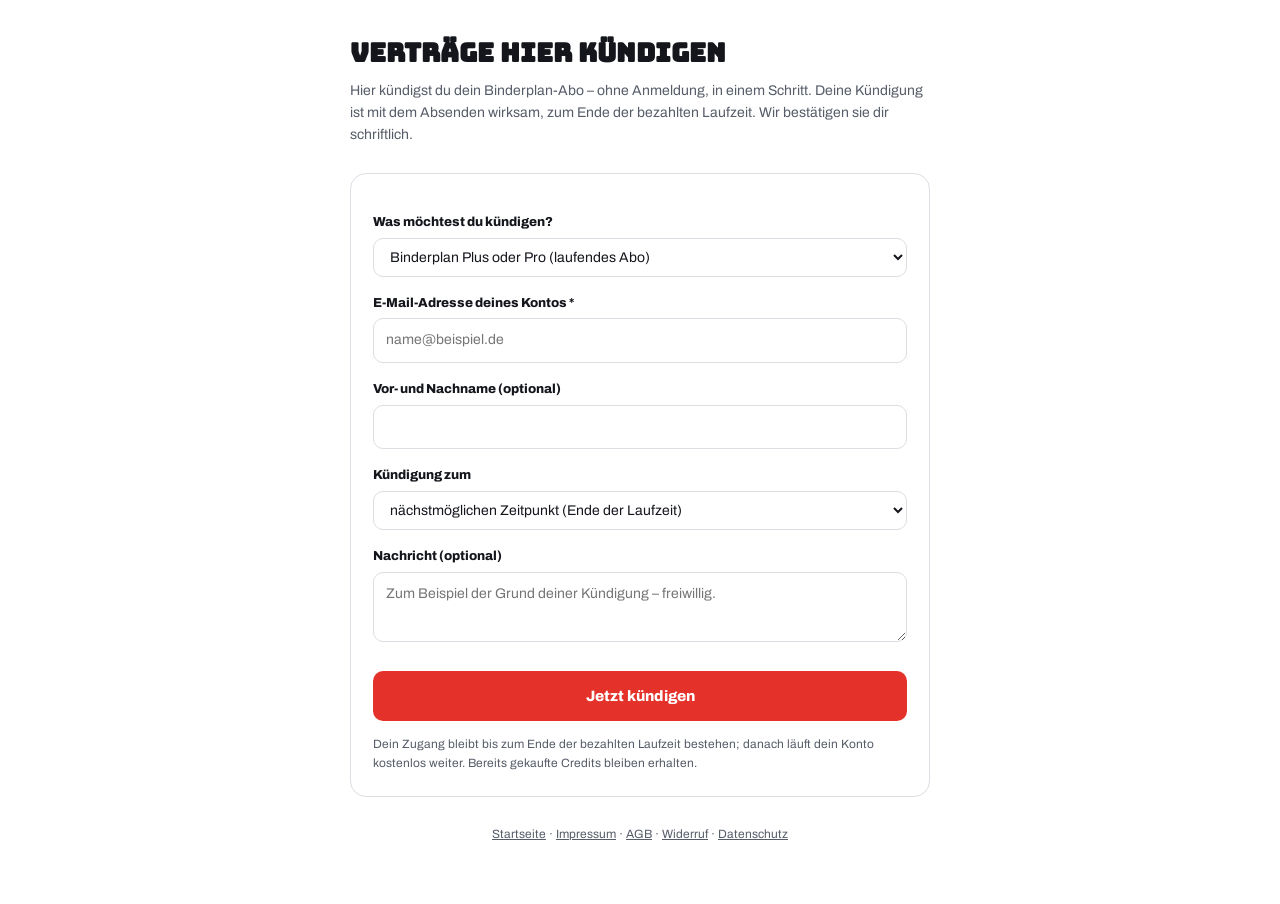
<file: kuendigen.html>
<!DOCTYPE html>
<html lang="de">
<head>
<meta charset="utf-8">
<meta name="viewport" content="width=device-width, initial-scale=1">
<meta name="robots" content="noindex">
<title>Verträge hier kündigen · Binderplan</title>
<link rel="icon" href="/icon-192.png">
<link rel="stylesheet" href="/assets/schrift.css">
<link rel="apple-touch-icon" href="/icon-512.png">
<meta name="theme-color" content="#2A4B9B">
<style>
  :root { --bg:#FFFFFF; --ink:#14161C; --mut:#565C68; --line:#DCDEE4; --card:#FFFFFF;
           --akzent:#E4322B; --akzent-dunkel:#C1231D; --gruen:#2F8F5B; --panel2:#F6F7F9;
           --kontur:#14161C; --blau:#2A4B9B; --gelb:#F5C518; }
  @media (prefers-color-scheme: dark) {
    :root { --bg:#12141A; --ink:#ECEEF2; --mut:#99A0AD; --line:#2A2E37; --card:#191C23;
            --akzent:#FF5A4F; --akzent-dunkel:#FF7A70; --gruen:#4FBE86; --panel2:#1F232B;
            --kontur:#000000; --blau:#7C9BF0; --gelb:#F5C518; }
  }
  * { box-sizing: border-box; }
  body { margin:0; background:var(--bg); color:var(--ink); font-family:'Archivo','Trebuchet MS',system-ui,sans-serif; line-height:1.6; }
  .wrap { max-width: 620px; margin: 0 auto; padding: 32px 20px 60px; }
  a { color: var(--akzent); }
  h1 { font-family:'Bungee','Archivo',sans-serif; font-size: 26px; margin: 0 0 6px; }
  .unter { color: var(--mut); font-size: 14px; margin-bottom: 26px; }
  .karte { background: var(--card); border: 1px solid var(--line); border-radius: 16px; padding: 22px; }
  label { display:block; font-size:13px; font-weight:700; margin:16px 0 5px; }
  input, select, textarea { width:100%; padding:10px 12px; border:1.5px solid var(--line); border-radius:10px;
    background:var(--bg); color:var(--ink); font:inherit; font-size:14px; }
  textarea { resize: vertical; min-height: 70px; }
  .btn { width:100%; margin-top:22px; padding:13px; border:0; border-radius:10px; background:var(--akzent);
    color:#fff; font:inherit; font-weight:800; font-size:15px; cursor:pointer; }
  .btn:hover { filter: brightness(1.06); }
  .btn:disabled { opacity:.55; cursor:default; }
  .hinweis { font-size:12px; color:var(--mut); margin-top:14px; }
  .ergebnis { margin-top:20px; padding:16px; border-radius:12px; font-size:14px; display:none; }
  .ergebnis.ok { background:#4a9d6e1a; border:1px solid var(--gruen); display:block; }
  .ergebnis.info { background:#d977571a; border:1px solid var(--akzent); display:block; }
  .fuss { margin-top:28px; font-size:12px; color:var(--mut); text-align:center; }
  .fuss a { color: var(--mut); }
</style>
</head>
<body>
<div class="wrap">
  <h1>Verträge hier kündigen</h1>
  <div class="unter">Hier kündigst du dein Binderplan-Abo – ohne Anmeldung, in einem Schritt.
  Deine Kündigung ist mit dem Absenden wirksam, zum Ende der bezahlten Laufzeit. Wir bestätigen
  sie dir schriftlich.</div>

  <div class="karte">
    <form id="form" onsubmit="absenden(event)">
      <label for="art">Was möchtest du kündigen?</label>
      <select id="art">
        <option value="abo">Binderplan Plus oder Pro (laufendes Abo)</option>
        <option value="sonstiges">Etwas anderes</option>
      </select>

      <label for="email">E-Mail-Adresse deines Kontos *</label>
      <input id="email" type="email" required placeholder="name@beispiel.de" autocomplete="email">

      <label for="name">Vor- und Nachname (optional)</label>
      <input id="name" type="text" autocomplete="name">

      <label for="zeitpunkt">Kündigung zum</label>
      <select id="zeitpunkt">
        <option value="ende">nächstmöglichen Zeitpunkt (Ende der Laufzeit)</option>
        <option value="sofort">sofort, falls möglich</option>
      </select>

      <label for="notiz">Nachricht (optional)</label>
      <textarea id="notiz" maxlength="500" placeholder="Zum Beispiel der Grund deiner Kündigung – freiwillig."></textarea>

      <button class="btn" id="senden" type="submit">Jetzt kündigen</button>
      <div class="hinweis">
        Dein Zugang bleibt bis zum Ende der bezahlten Laufzeit bestehen; danach läuft dein Konto
        kostenlos weiter. Bereits gekaufte Credits bleiben erhalten.
      </div>
    </form>
    <div class="ergebnis" id="ergebnis"></div>
  </div>

  <div class="fuss">
    <a href="/">Startseite</a> · <a href="/recht#impressum">Impressum</a> ·
    <a href="/recht#agb">AGB</a> · <a href="/recht#widerruf">Widerruf</a> ·
    <a href="/recht#datenschutz">Datenschutz</a>
  </div>
</div>

<script>
'use strict';
async function absenden(ev) {
  ev.preventDefault();
  const btn = document.getElementById('senden');
  const box = document.getElementById('ergebnis');
  btn.disabled = true; btn.textContent = 'Wird gesendet …';
  const daten = {
    email: document.getElementById('email').value.trim(),
    notiz: [document.getElementById('art').value, document.getElementById('zeitpunkt').value,
            document.getElementById('name').value, document.getElementById('notiz').value]
           .filter(Boolean).join(' | '),
  };
  try {
    const r = await fetch('/api/kuendigung', {
      method: 'POST', headers: { 'Content-Type': 'application/json' }, body: JSON.stringify(daten),
    });
    const d = await r.json();
    document.getElementById('form').style.display = 'none';
    if (d.gekuendigt) {
      box.className = 'ergebnis ok';
      box.innerHTML = '<strong>Deine Kündigung ist eingegangen.</strong><br>'
        + 'Dein Abo endet am ' + (d.bis || 'Ende der Laufzeit') + '. Bis dahin kannst du alles weiter nutzen. '
        + 'Es wird nichts mehr abgebucht.'
        + (d.mail ? '<br>Eine Bestätigung ist per E-Mail unterwegs.' : '');
    } else if (d.bestaetigung && d.verschickt) {
      box.className = 'ergebnis ok';
      box.innerHTML = '<strong>Bitte bestätige noch kurz.</strong><br>'
        + 'Wir haben dir einen Link an die angegebene Adresse geschickt (2 Stunden gültig). '
        + 'Sobald du darauf klickst, ist die Kündigung wirksam – zum Ende der bezahlten Laufzeit. '
        + 'Bis dahin ändert sich nichts.';
    } else if (d.bestaetigung && !d.mail) {
      box.className = 'ergebnis info';
      box.innerHTML = '<strong>Deine Nachricht ist eingegangen.</strong><br>'
        + 'Zu dieser E-Mail-Adresse ist aktuell kein laufendes Abo hinterlegt – es wird also '
        + 'ohnehin nichts abgebucht. Falls du mit einer anderen Adresse bezahlt hast, sende das '
        + 'Formular bitte noch einmal damit ab oder schreib uns an '
        + '<a href="mailto:support@binderplan.app">support@binderplan.app</a>.';
    } else {
      box.className = 'ergebnis info';
      box.innerHTML = '<strong>Deine Nachricht ist eingegangen.</strong><br>'
        + 'Zu dieser E-Mail-Adresse ist aktuell kein laufendes Abo hinterlegt – es wird also '
        + 'ohnehin nichts abgebucht. Falls du mit einer anderen Adresse bezahlt hast, sende das '
        + 'Formular bitte noch einmal damit ab oder schreib uns an '
        + '<a href="mailto:support@binderplan.app">support@binderplan.app</a>.';
    }
  } catch (e) {
    btn.disabled = false; btn.textContent = 'Jetzt kündigen';
    box.className = 'ergebnis info';
    box.innerHTML = 'Das hat leider nicht geklappt. Bitte schreib uns kurz an '
      + '<a href="mailto:support@binderplan.app">support@binderplan.app</a> – '
      + 'deine Kündigung gilt auch per E-Mail.';
  }
}

// Zweiter Schritt: Link aus der Bestätigungsmail (…/kuendigen?bestaetigen=TOKEN)
(async function () {
  const token = new URLSearchParams(location.search).get('bestaetigen');
  if (!token) return;
  const box = document.getElementById('ergebnis');
  document.getElementById('form').style.display = 'none';
  box.className = 'ergebnis info';
  box.textContent = 'Kündigung wird bestätigt …';
  try {
    const r = await fetch('/api/kuendigung/bestaetigen', {
      method: 'POST', headers: { 'Content-Type': 'application/json' }, body: JSON.stringify({ token }),
    });
    const d = await r.json();
    if (r.ok && d.gekuendigt) {
      box.className = 'ergebnis ok';
      box.innerHTML = '<strong>Deine Kündigung ist wirksam.</strong><br>'
        + 'Dein Abo endet am ' + (d.bis || 'Ende der Laufzeit') + '. Bis dahin kannst du alles weiter '
        + 'nutzen, danach läuft dein Konto kostenlos weiter. Gekaufte Credits behältst du. '
        + 'Eine Bestätigung ist per E-Mail unterwegs.';
    } else {
      box.className = 'ergebnis info';
      box.innerHTML = '<strong>' + ((d && d.detail) || 'Der Link ist abgelaufen.') + '</strong><br>'
        + 'Bitte fülle das Formular noch einmal aus – <a href="/kuendigen">hier</a>.';
    }
  } catch (e) {
    box.className = 'ergebnis info';
    box.innerHTML = 'Das hat leider nicht geklappt. Bitte schreib uns an '
      + '<a href="mailto:support@binderplan.app">support@binderplan.app</a>.';
  }
})();
</script>
</body>
</html>
</file>
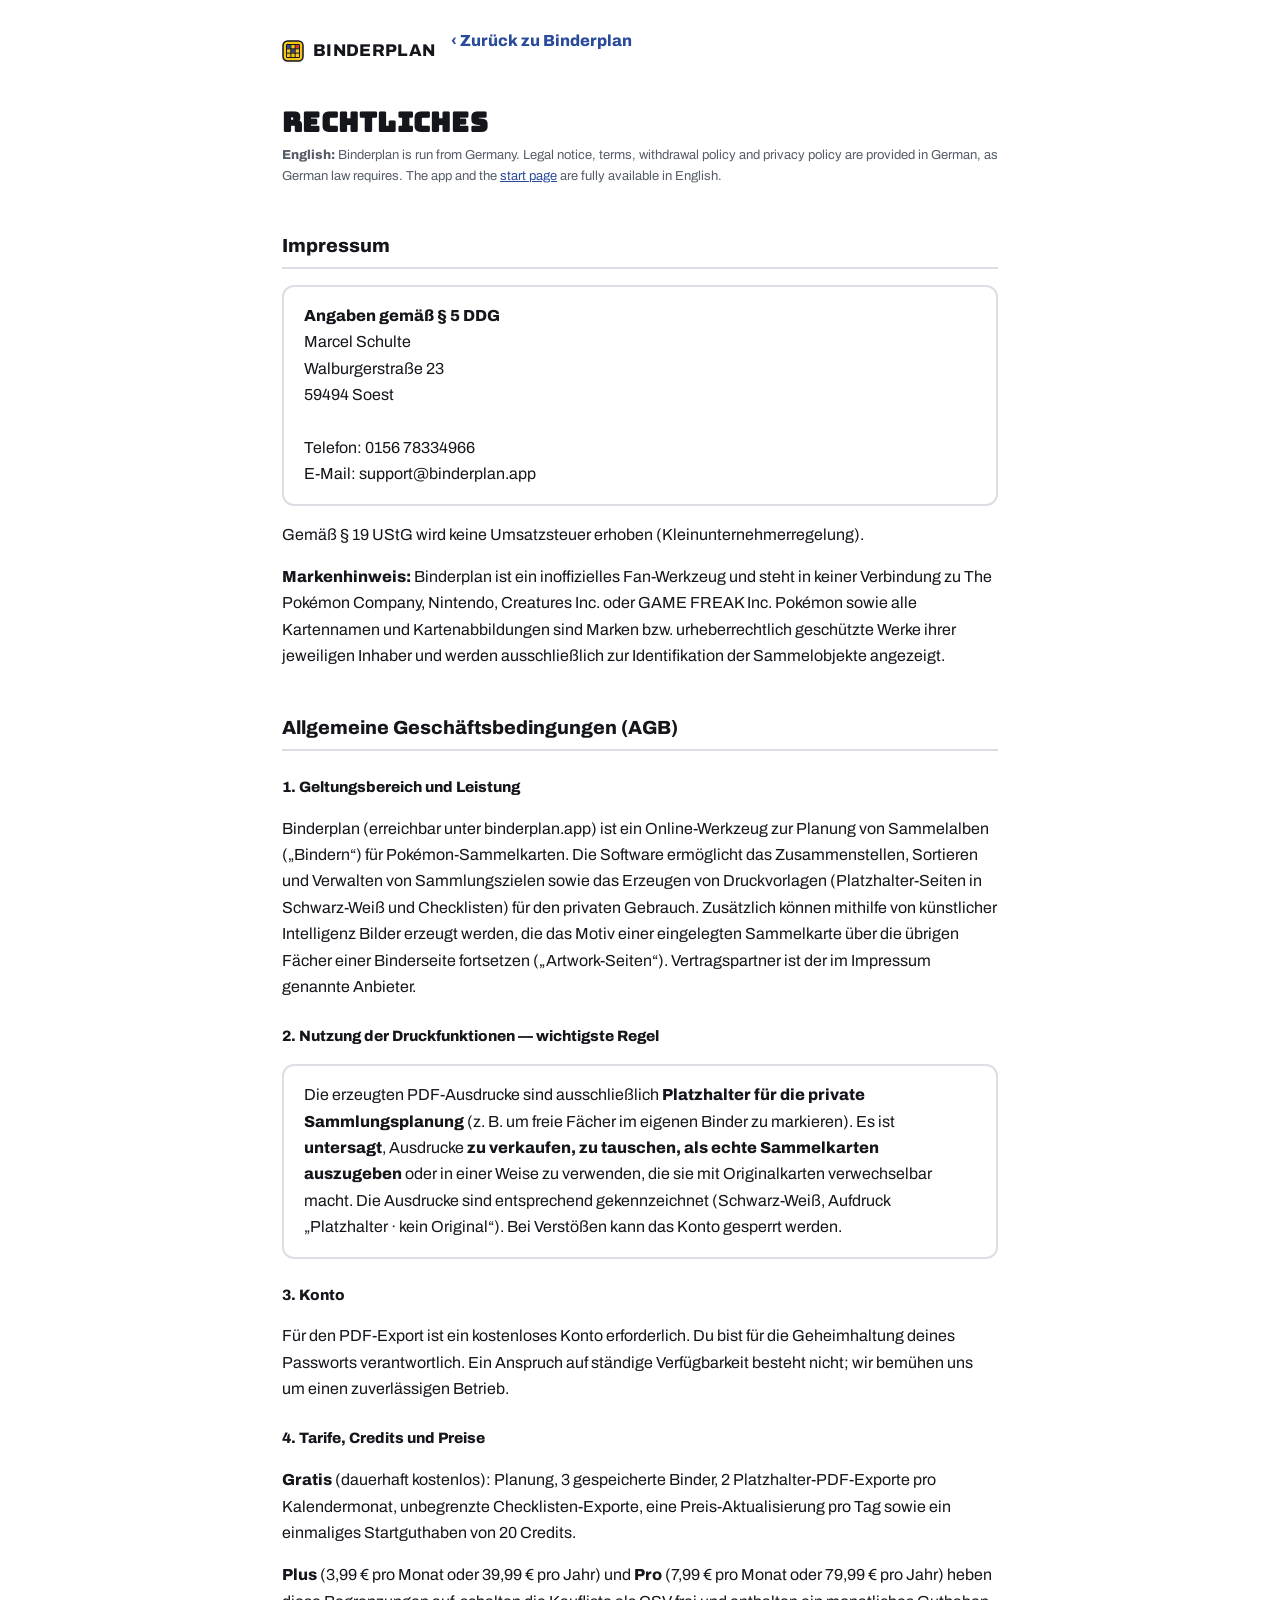
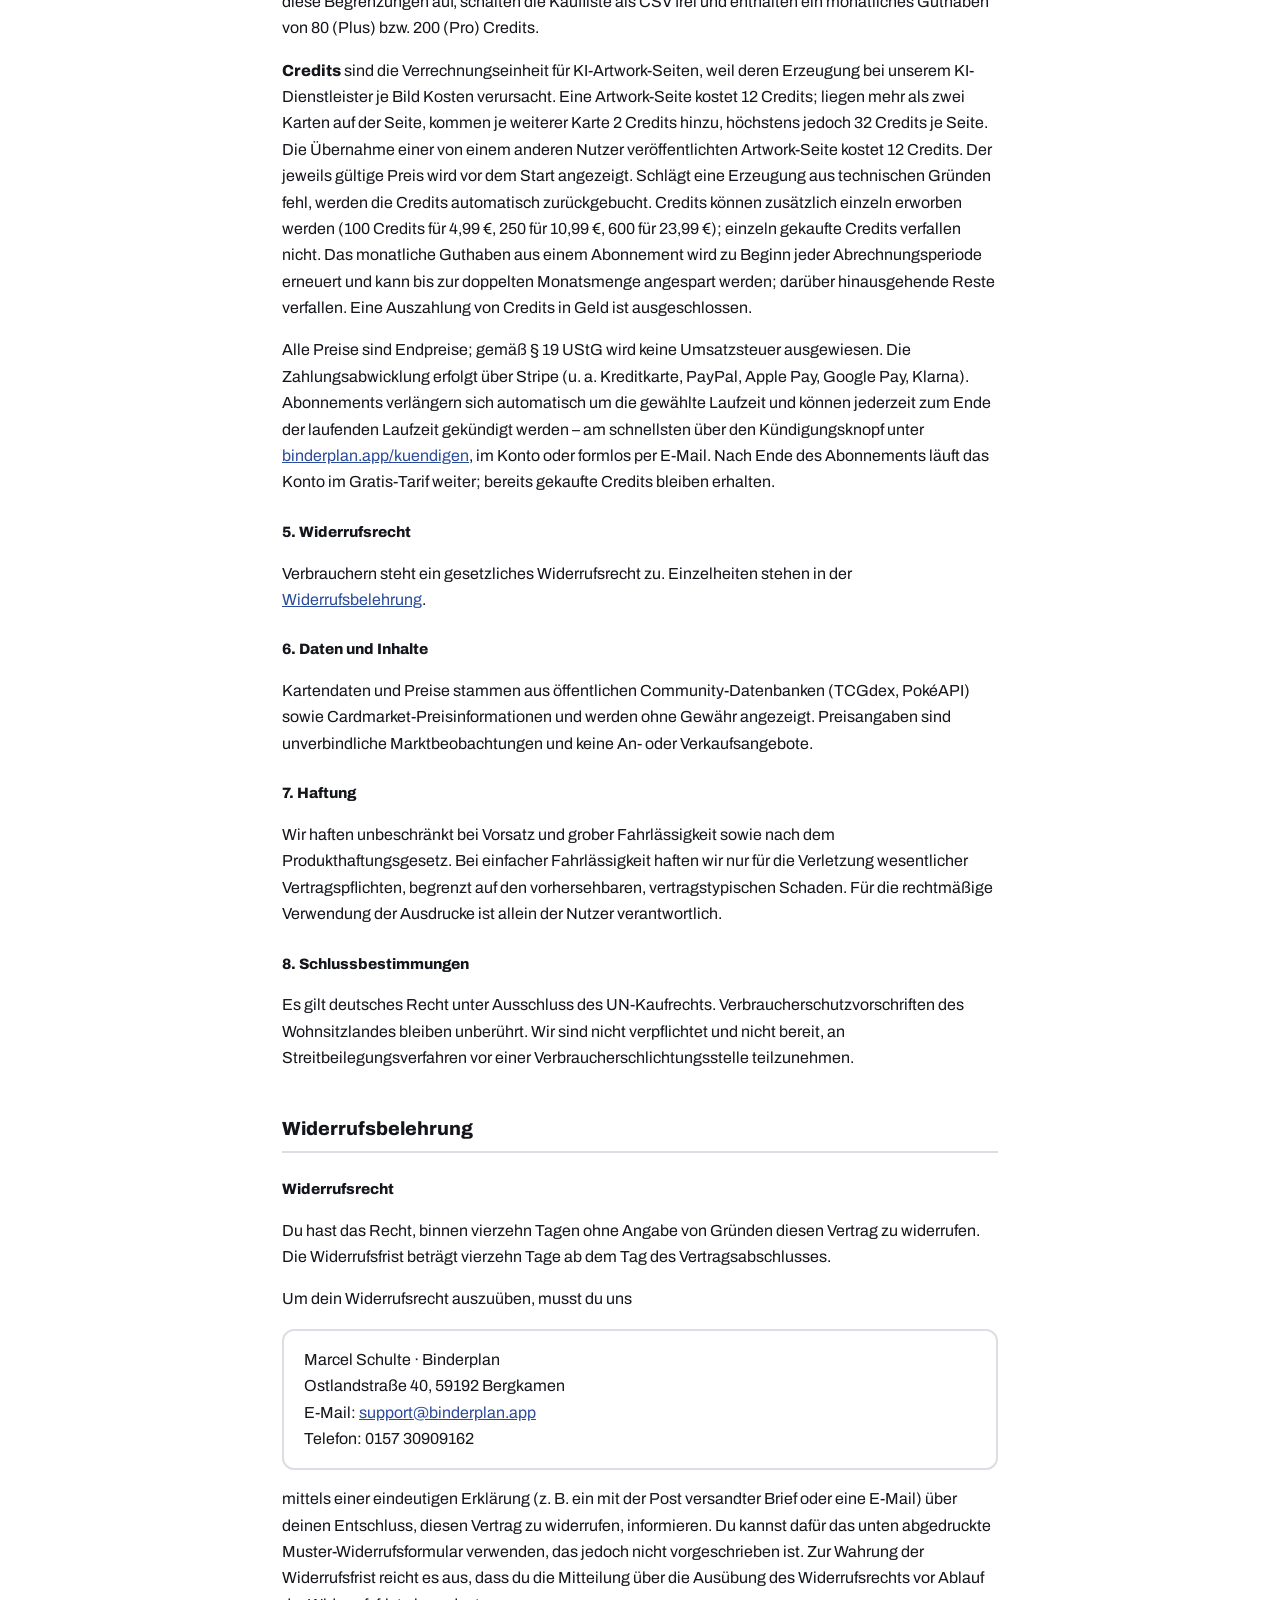
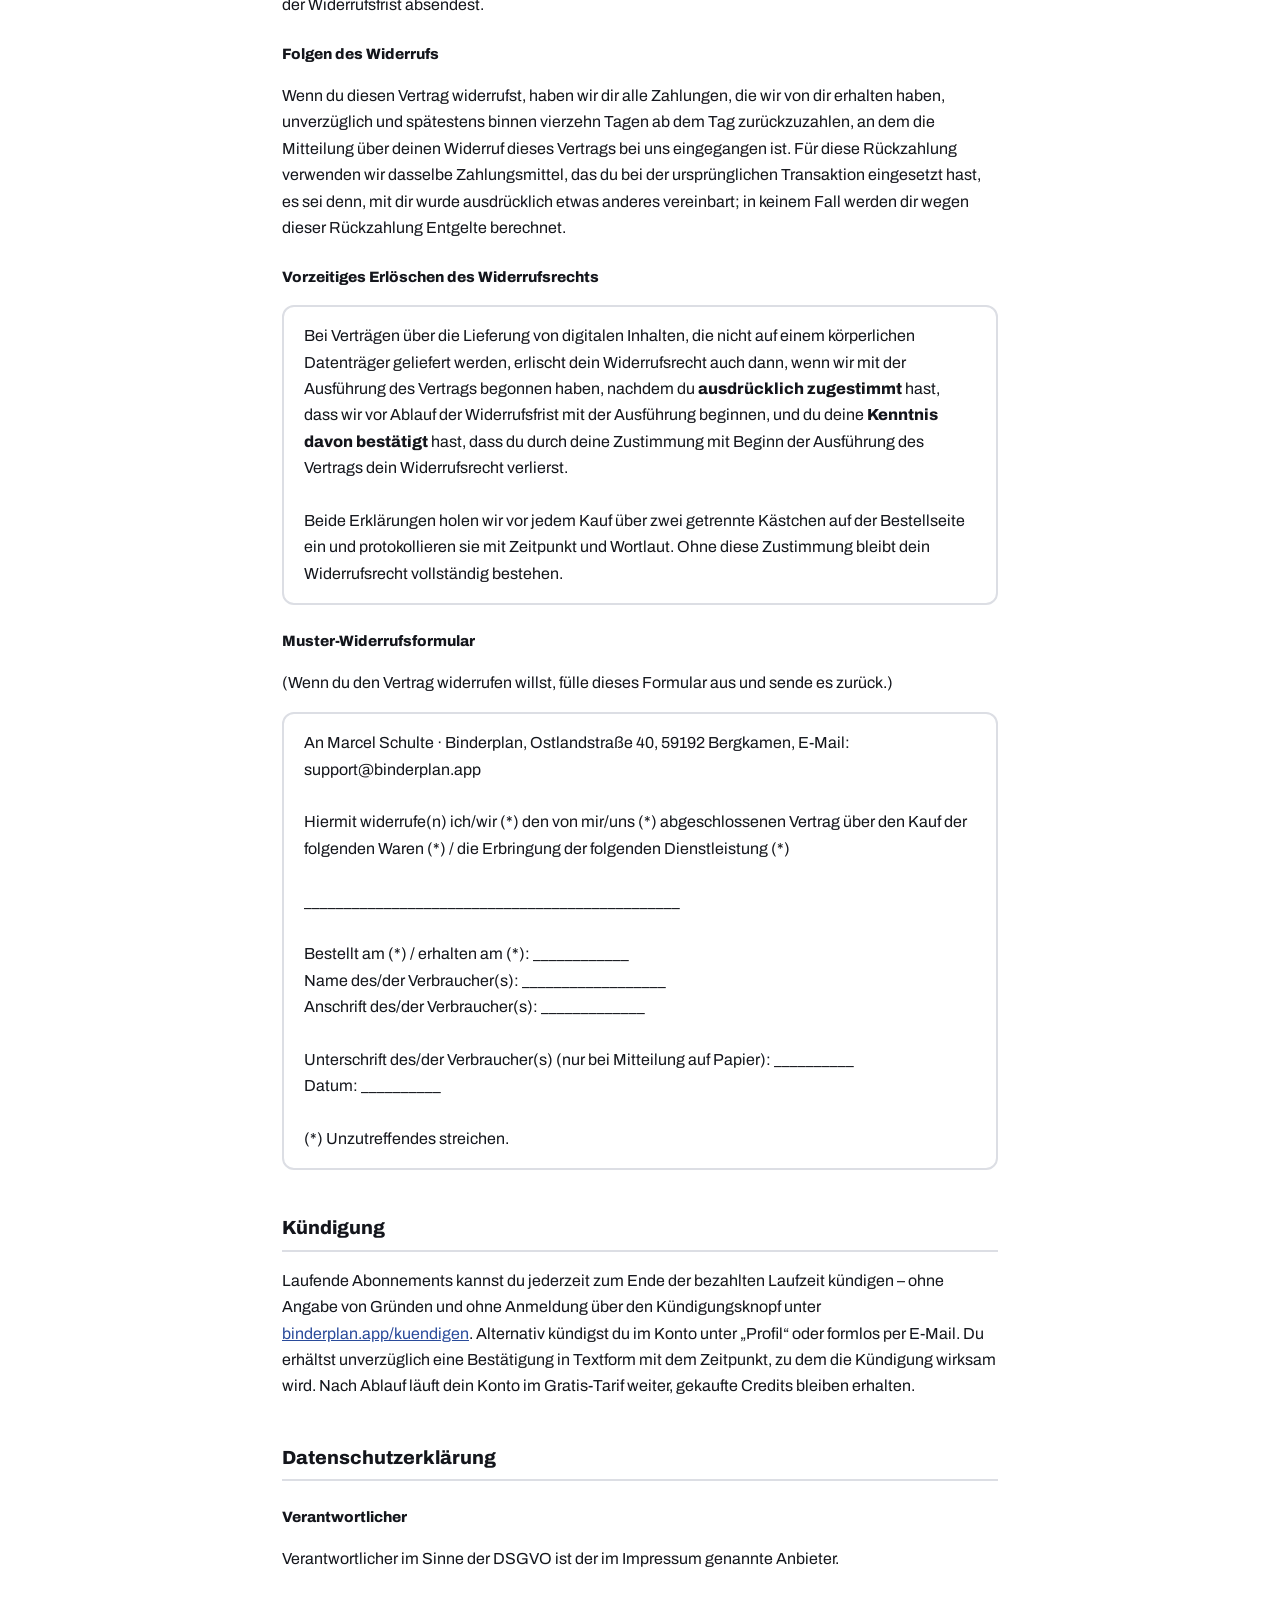
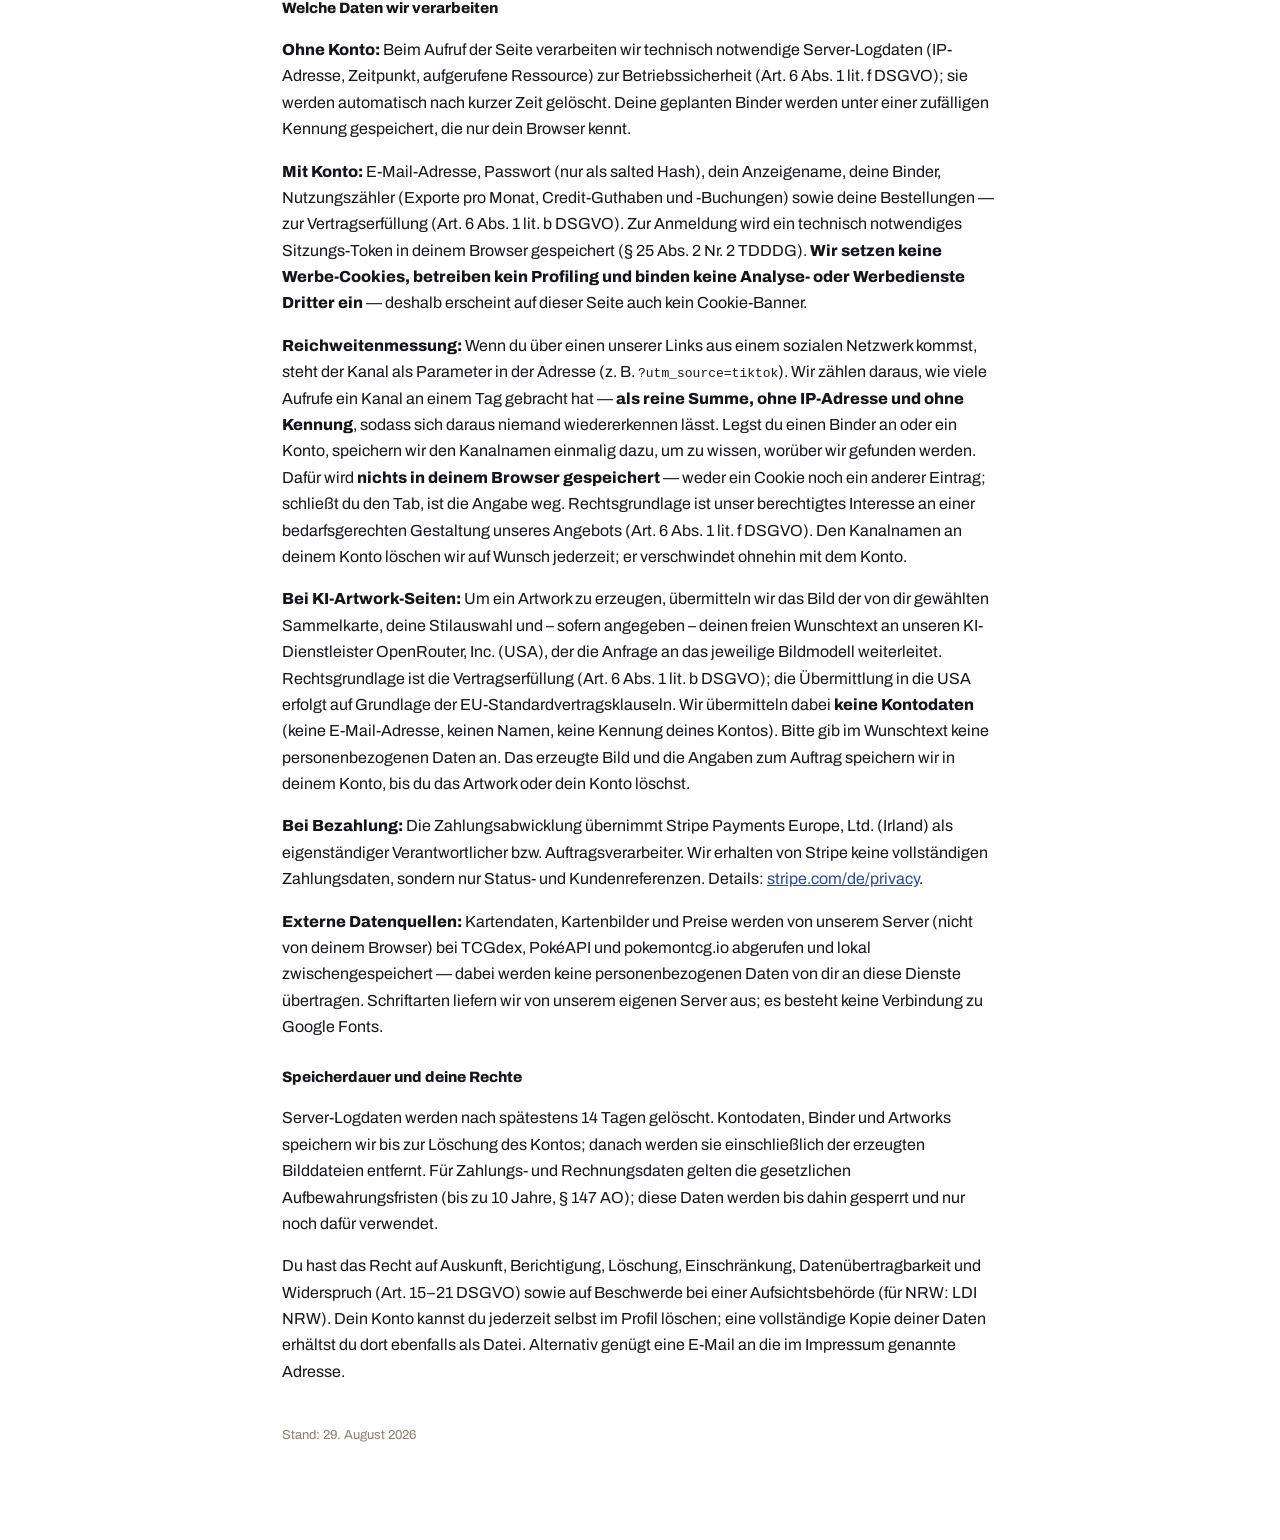
<file: recht.html>
<!doctype html>
<html lang="de">
<head>
<meta charset="utf-8">
<meta name="viewport" content="width=device-width, initial-scale=1">
<title>Binderplan – Impressum, AGB &amp; Datenschutz</title>
<link rel="icon" href="/icon-192.png">
<link rel="apple-touch-icon" href="/icon-512.png">
<meta name="theme-color" content="#2A4B9B">
<link rel="stylesheet" href="/assets/schrift.css">
<style>
  :root { --bg:#FFFFFF; --ink:#14161C; --mut:#565C68; --line:#DCDEE4; --card:#FFFFFF;
           --akzent:#E4322B; --akzent-dunkel:#C1231D; --gruen:#2F8F5B; --panel2:#F6F7F9;
           --kontur:#14161C; --blau:#2A4B9B; --gelb:#F5C518; }
  @media (prefers-color-scheme: dark) {
    :root { --bg:#12141A; --ink:#ECEEF2; --mut:#99A0AD; --line:#2A2E37; --card:#191C23;
            --akzent:#FF5A4F; --akzent-dunkel:#FF7A70; --gruen:#4FBE86; --panel2:#1F232B;
            --kontur:#000000; --blau:#7C9BF0; --gelb:#F5C518; }
  }
  * { box-sizing: border-box; }
  body { margin: 0; background: var(--bg); color: var(--ink);
          font-family: 'Archivo', 'Trebuchet MS', system-ui, sans-serif; line-height: 1.65; }
  main { max-width: 760px; margin: 0 auto; padding: 28px 22px 80px; }
  .kopfzeile { display: flex; align-items: center; gap: 16px; flex-wrap: wrap; margin-bottom: 26px; }
  a.marke { display: inline-flex; align-items: center; gap: 9px; font-weight: 800; font-size: 17px;
            letter-spacing: .02em; color: var(--ink); text-decoration: none; }
  h1 { font-family: 'Bungee', 'Archivo', sans-serif; font-size: 27px; letter-spacing: .01em; margin: 0 0 6px; }
  h2 { font-size: 19px; margin-top: 42px; border-bottom: 2px solid var(--line); padding-bottom: 6px; }
  h3 { font-size: 15px; margin-top: 24px; }
  a { color: var(--blau); }
  body, .kasten, main { overflow-wrap: anywhere; }
  .kasten { background: var(--card); border: 2px solid var(--line); border-radius: 12px;
             padding: 16px 20px; margin: 14px 0; }
  .zurueck { display: inline-block; margin-bottom: 20px; font-weight: 700; text-decoration: none; }
</style>
</head>
<body>
<main>
  <div class="kopfzeile"><a class="marke" href="/"><svg width="22" height="22" viewBox="0 0 44 44" aria-hidden="true"><rect x="2" y="2" width="40" height="40" rx="9" fill="#F5C518" stroke="#14161C" stroke-width="3"/><rect x="9.5" y="9.5" width="7.5" height="7.5" rx="1" fill="#2A4B9B"/><rect x="27" y="9.5" width="7.5" height="7.5" rx="1" fill="#E4322B"/><rect x="18.2" y="18.2" width="7.5" height="7.5" rx="1" fill="#2A4B9B"/><g stroke="#14161C" stroke-width="2" fill="none"><path d="M9 9h26v26H9z"/><path d="M17.7 9v26M26.3 9v26M9 17.7h26M9 26.3h26"/></g></svg> BINDERPLAN</a>
  <a class="zurueck" href="./">‹ Zurück zu Binderplan</a></div>
<h1>Rechtliches</h1>
<p lang="en" style="font-size:13px;color:var(--mut);margin:-6px 0 18px"><b>English:</b> Binderplan is run from Germany. Legal notice, terms, withdrawal policy and privacy policy are provided in German, as German law requires. The app and the <a href="/en">start page</a> are fully available in English.</p>

<h2 id="impressum">Impressum</h2>
<div class="kasten">
  <b>Angaben gemäß § 5 DDG</b><br>
  Marcel Schulte<br>
  Walburgerstraße 23<br>
  59494 Soest<br><br>
  Telefon: 0156 78334966<br>
  E-Mail: support@binderplan.app
</div>
<p>Gemäß § 19 UStG wird keine Umsatzsteuer erhoben (Kleinunternehmerregelung).</p>
<p><b>Markenhinweis:</b> Binderplan ist ein inoffizielles Fan-Werkzeug und steht in keiner Verbindung zu
The Pokémon Company, Nintendo, Creatures Inc. oder GAME FREAK Inc. Pokémon sowie alle Kartennamen und
Kartenabbildungen sind Marken bzw. urheberrechtlich geschützte Werke ihrer jeweiligen Inhaber und werden
ausschließlich zur Identifikation der Sammelobjekte angezeigt.</p>

<h2 id="agb">Allgemeine Geschäftsbedingungen (AGB)</h2>
<h3>1. Geltungsbereich und Leistung</h3>
<p>Binderplan (erreichbar unter binderplan.app) ist ein Online-Werkzeug zur Planung von
Sammelalben („Bindern“) für Pokémon-Sammelkarten. Die Software ermöglicht das Zusammenstellen, Sortieren
und Verwalten von Sammlungszielen sowie das Erzeugen von Druckvorlagen (Platzhalter-Seiten in
Schwarz-Weiß und Checklisten) für den privaten Gebrauch. Zusätzlich können mithilfe von
künstlicher Intelligenz Bilder erzeugt werden, die das Motiv einer eingelegten Sammelkarte über die
übrigen Fächer einer Binderseite fortsetzen („Artwork-Seiten“). Vertragspartner ist der im Impressum
genannte Anbieter.</p>
<h3>2. Nutzung der Druckfunktionen — wichtigste Regel</h3>
<div class="kasten">
  Die erzeugten PDF-Ausdrucke sind ausschließlich <b>Platzhalter für die private Sammlungsplanung</b>
  (z.&nbsp;B. um freie Fächer im eigenen Binder zu markieren). Es ist <b>untersagt</b>, Ausdrucke
  <b>zu verkaufen, zu tauschen, als echte Sammelkarten auszugeben</b> oder in einer Weise zu verwenden,
  die sie mit Originalkarten verwechselbar macht. Die Ausdrucke sind entsprechend gekennzeichnet
  (Schwarz-Weiß, Aufdruck „Platzhalter · kein Original“). Bei Verstößen kann das Konto gesperrt werden.
</div>
<h3>3. Konto</h3>
<p>Für den PDF-Export ist ein kostenloses Konto erforderlich. Du bist für die Geheimhaltung deines
Passworts verantwortlich. Ein Anspruch auf ständige Verfügbarkeit besteht nicht; wir bemühen uns um
einen zuverlässigen Betrieb.</p>
<h3>4. Tarife, Credits und Preise</h3>
<p><b>Gratis</b> (dauerhaft kostenlos): Planung, 3 gespeicherte Binder, 2 Platzhalter-PDF-Exporte pro
Kalendermonat, unbegrenzte Checklisten-Exporte, eine Preis-Aktualisierung pro Tag sowie ein einmaliges
Startguthaben von 20 Credits.</p>
<p><b>Plus</b> (3,99&nbsp;€ pro Monat oder 39,99&nbsp;€ pro Jahr) und <b>Pro</b> (7,99&nbsp;€ pro Monat
oder 79,99&nbsp;€ pro Jahr) heben diese Begrenzungen auf, schalten die Kaufliste als CSV frei und
enthalten ein monatliches Guthaben von 80 (Plus) bzw. 200 (Pro) Credits.</p>
<p><b>Credits</b> sind die Verrechnungseinheit für KI-Artwork-Seiten, weil deren Erzeugung bei unserem
KI-Dienstleister je Bild Kosten verursacht. Eine Artwork-Seite kostet 12 Credits; liegen mehr als zwei
Karten auf der Seite, kommen je weiterer Karte 2 Credits hinzu, höchstens jedoch 32 Credits je Seite.
Die Übernahme einer von einem anderen Nutzer veröffentlichten Artwork-Seite kostet 12 Credits.
Der jeweils gültige Preis wird vor dem Start angezeigt. Schlägt eine Erzeugung aus technischen Gründen
fehl, werden die Credits automatisch zurückgebucht. Credits können zusätzlich einzeln erworben werden
(100 Credits für 4,99&nbsp;€, 250 für 10,99&nbsp;€, 600 für 23,99&nbsp;€); einzeln gekaufte Credits
verfallen nicht. Das monatliche Guthaben aus einem Abonnement wird zu Beginn jeder Abrechnungsperiode
erneuert und kann bis zur doppelten Monatsmenge angespart werden; darüber hinausgehende Reste verfallen.
Eine Auszahlung von Credits in Geld ist ausgeschlossen.</p>
<p>Alle Preise sind Endpreise; gemäß § 19 UStG wird keine Umsatzsteuer ausgewiesen. Die
Zahlungsabwicklung erfolgt über Stripe (u.&nbsp;a. Kreditkarte, PayPal, Apple&nbsp;Pay, Google&nbsp;Pay,
Klarna). Abonnements verlängern sich automatisch um die gewählte Laufzeit und können jederzeit zum Ende
der laufenden Laufzeit gekündigt werden – am schnellsten über den Kündigungsknopf unter
<a href="/kuendigen">binderplan.app/kuendigen</a>, im Konto oder formlos per E-Mail. Nach Ende des
Abonnements läuft das Konto im Gratis-Tarif weiter; bereits gekaufte Credits bleiben erhalten.</p>
<h3>5. Widerrufsrecht</h3>
<p>Verbrauchern steht ein gesetzliches Widerrufsrecht zu. Einzelheiten stehen in der
<a href="#widerruf">Widerrufsbelehrung</a>.</p>
<h3>6. Daten und Inhalte</h3>
<p>Kartendaten und Preise stammen aus öffentlichen Community-Datenbanken (TCGdex, PokéAPI) sowie
Cardmarket-Preisinformationen und werden ohne Gewähr angezeigt. Preisangaben sind unverbindliche
Marktbeobachtungen und keine An- oder Verkaufsangebote.</p>
<h3>7. Haftung</h3>
<p>Wir haften unbeschränkt bei Vorsatz und grober Fahrlässigkeit sowie nach dem Produkthaftungsgesetz.
Bei einfacher Fahrlässigkeit haften wir nur für die Verletzung wesentlicher Vertragspflichten,
begrenzt auf den vorhersehbaren, vertragstypischen Schaden. Für die rechtmäßige Verwendung der
Ausdrucke ist allein der Nutzer verantwortlich.</p>
<h3>8. Schlussbestimmungen</h3>
<p>Es gilt deutsches Recht unter Ausschluss des UN-Kaufrechts. Verbraucherschutzvorschriften des
Wohnsitzlandes bleiben unberührt. Wir sind nicht verpflichtet und nicht bereit, an
Streitbeilegungsverfahren vor einer Verbraucherschlichtungsstelle teilzunehmen.</p>

<h2 id="widerruf">Widerrufsbelehrung</h2>
<h3>Widerrufsrecht</h3>
<p>Du hast das Recht, binnen vierzehn Tagen ohne Angabe von Gründen diesen Vertrag zu widerrufen.
Die Widerrufsfrist beträgt vierzehn Tage ab dem Tag des Vertragsabschlusses.</p>
<p>Um dein Widerrufsrecht auszuüben, musst du uns</p>
<div class="kasten">
  Marcel Schulte · Binderplan<br>
  Ostlandstraße 40, 59192 Bergkamen<br>
  E-Mail: <a href="mailto:support@binderplan.app">support@binderplan.app</a><br>
  Telefon: 0157 30909162
</div>
<p>mittels einer eindeutigen Erklärung (z.&nbsp;B. ein mit der Post versandter Brief oder eine E-Mail)
über deinen Entschluss, diesen Vertrag zu widerrufen, informieren. Du kannst dafür das unten
abgedruckte Muster-Widerrufsformular verwenden, das jedoch nicht vorgeschrieben ist. Zur Wahrung der
Widerrufsfrist reicht es aus, dass du die Mitteilung über die Ausübung des Widerrufsrechts vor Ablauf
der Widerrufsfrist absendest.</p>
<h3>Folgen des Widerrufs</h3>
<p>Wenn du diesen Vertrag widerrufst, haben wir dir alle Zahlungen, die wir von dir erhalten haben,
unverzüglich und spätestens binnen vierzehn Tagen ab dem Tag zurückzuzahlen, an dem die Mitteilung
über deinen Widerruf dieses Vertrags bei uns eingegangen ist. Für diese Rückzahlung verwenden wir
dasselbe Zahlungsmittel, das du bei der ursprünglichen Transaktion eingesetzt hast, es sei denn, mit
dir wurde ausdrücklich etwas anderes vereinbart; in keinem Fall werden dir wegen dieser Rückzahlung
Entgelte berechnet.</p>
<h3>Vorzeitiges Erlöschen des Widerrufsrechts</h3>
<div class="kasten">
  Bei Verträgen über die Lieferung von digitalen Inhalten, die nicht auf einem körperlichen Datenträger
  geliefert werden, erlischt dein Widerrufsrecht auch dann, wenn wir mit der Ausführung des Vertrags
  begonnen haben, nachdem du <b>ausdrücklich zugestimmt</b> hast, dass wir vor Ablauf der Widerrufsfrist
  mit der Ausführung beginnen, und du deine <b>Kenntnis davon bestätigt</b> hast, dass du durch deine
  Zustimmung mit Beginn der Ausführung des Vertrags dein Widerrufsrecht verlierst.<br><br>
  Beide Erklärungen holen wir vor jedem Kauf über zwei getrennte Kästchen auf der Bestellseite ein und
  protokollieren sie mit Zeitpunkt und Wortlaut. Ohne diese Zustimmung bleibt dein Widerrufsrecht
  vollständig bestehen.
</div>
<h3>Muster-Widerrufsformular</h3>
<p>(Wenn du den Vertrag widerrufen willst, fülle dieses Formular aus und sende es zurück.)</p>
<div class="kasten">
  An Marcel Schulte · Binderplan, Ostlandstraße 40, 59192 Bergkamen,
  E-Mail: support@binderplan.app<br><br>
  Hiermit widerrufe(n) ich/wir (*) den von mir/uns (*) abgeschlossenen Vertrag über den Kauf der
  folgenden Waren (*) / die Erbringung der folgenden Dienstleistung (*)<br><br>
  _______________________________________________<br><br>
  Bestellt am (*) / erhalten am (*): ____________<br>
  Name des/der Verbraucher(s): __________________<br>
  Anschrift des/der Verbraucher(s): _____________<br><br>
  Unterschrift des/der Verbraucher(s) (nur bei Mitteilung auf Papier): __________<br>
  Datum: __________<br><br>
  (*) Unzutreffendes streichen.
</div>

<h2 id="kuendigung">Kündigung</h2>
<p>Laufende Abonnements kannst du jederzeit zum Ende der bezahlten Laufzeit kündigen – ohne Angabe von
Gründen und ohne Anmeldung über den Kündigungsknopf unter
<a href="/kuendigen">binderplan.app/kuendigen</a>. Alternativ kündigst du im Konto unter „Profil“ oder
formlos per E-Mail. Du erhältst unverzüglich eine Bestätigung in Textform mit dem Zeitpunkt, zu dem die
Kündigung wirksam wird. Nach Ablauf läuft dein Konto im Gratis-Tarif weiter, gekaufte Credits bleiben
erhalten.</p>

<h2 id="datenschutz">Datenschutzerklärung</h2>
<h3>Verantwortlicher</h3>
<p>Verantwortlicher im Sinne der DSGVO ist der im Impressum genannte Anbieter.</p>
<h3>Welche Daten wir verarbeiten</h3>
<p><b>Ohne Konto:</b> Beim Aufruf der Seite verarbeiten wir technisch notwendige Server-Logdaten
(IP-Adresse, Zeitpunkt, aufgerufene Ressource) zur Betriebssicherheit (Art. 6 Abs. 1 lit. f DSGVO);
sie werden automatisch nach kurzer Zeit gelöscht. Deine geplanten Binder werden unter einer zufälligen
Kennung gespeichert, die nur dein Browser kennt.</p>
<p><b>Mit Konto:</b> E-Mail-Adresse, Passwort (nur als salted Hash), dein Anzeigename, deine Binder,
Nutzungszähler (Exporte pro Monat, Credit-Guthaben und -Buchungen) sowie deine Bestellungen — zur
Vertragserfüllung (Art. 6 Abs. 1 lit. b DSGVO). Zur Anmeldung wird ein technisch notwendiges
Sitzungs-Token in deinem Browser gespeichert (§ 25 Abs. 2 Nr. 2 TDDDG). <b>Wir setzen keine
Werbe-Cookies, betreiben kein Profiling und binden keine Analyse- oder Werbedienste Dritter ein</b> —
deshalb erscheint auf dieser Seite auch kein Cookie-Banner.</p>
<p><b>Reichweitenmessung:</b> Wenn du über einen unserer Links aus einem sozialen Netzwerk kommst,
steht der Kanal als Parameter in der Adresse (z.&nbsp;B. <code>?utm_source=tiktok</code>). Wir zählen
daraus, wie viele Aufrufe ein Kanal an einem Tag gebracht hat — <b>als reine Summe, ohne IP-Adresse
und ohne Kennung</b>, sodass sich daraus niemand wiedererkennen lässt. Legst du einen Binder an oder
ein Konto, speichern wir den Kanalnamen einmalig dazu, um zu wissen, worüber wir gefunden werden.
Dafür wird <b>nichts in deinem Browser gespeichert</b> — weder ein Cookie noch ein anderer Eintrag;
schließt du den Tab, ist die Angabe weg. Rechtsgrundlage ist unser berechtigtes Interesse an einer
bedarfsgerechten Gestaltung unseres Angebots (Art. 6 Abs. 1 lit. f DSGVO). Den Kanalnamen an deinem
Konto löschen wir auf Wunsch jederzeit; er verschwindet ohnehin mit dem Konto.</p>
<p><b>Bei KI-Artwork-Seiten:</b> Um ein Artwork zu erzeugen, übermitteln wir das Bild der von dir
gewählten Sammelkarte, deine Stilauswahl und – sofern angegeben – deinen freien Wunschtext an unseren
KI-Dienstleister OpenRouter, Inc. (USA), der die Anfrage an das jeweilige Bildmodell weiterleitet.
Rechtsgrundlage ist die Vertragserfüllung (Art. 6 Abs. 1 lit. b DSGVO); die Übermittlung in die USA
erfolgt auf Grundlage der EU-Standardvertragsklauseln. Wir übermitteln dabei <b>keine Kontodaten</b>
(keine E-Mail-Adresse, keinen Namen, keine Kennung deines Kontos). Bitte gib im Wunschtext keine
personenbezogenen Daten an. Das erzeugte Bild und die Angaben zum Auftrag speichern wir in deinem
Konto, bis du das Artwork oder dein Konto löschst.</p>
<p><b>Bei Bezahlung:</b> Die Zahlungsabwicklung übernimmt Stripe Payments Europe, Ltd. (Irland) als
eigenständiger Verantwortlicher bzw. Auftragsverarbeiter. Wir erhalten von Stripe keine vollständigen
Zahlungsdaten, sondern nur Status- und Kundenreferenzen. Details:
<a href="https://stripe.com/de/privacy" rel="noopener">stripe.com/de/privacy</a>.</p>
<p><b>Externe Datenquellen:</b> Kartendaten, Kartenbilder und Preise werden von unserem Server (nicht
von deinem Browser) bei TCGdex, PokéAPI und pokemontcg.io abgerufen und lokal zwischengespeichert —
dabei werden keine personenbezogenen Daten von dir an diese Dienste übertragen. Schriftarten liefern wir
von unserem eigenen Server aus; es besteht keine Verbindung zu Google Fonts.</p>
<h3>Speicherdauer und deine Rechte</h3>
<p>Server-Logdaten werden nach spätestens 14 Tagen gelöscht. Kontodaten, Binder und Artworks speichern
wir bis zur Löschung des Kontos; danach werden sie einschließlich der erzeugten Bilddateien entfernt.
Für Zahlungs- und Rechnungsdaten gelten die gesetzlichen Aufbewahrungsfristen (bis zu 10 Jahre,
§ 147 AO); diese Daten werden bis dahin gesperrt und nur noch dafür verwendet.</p>
<p>Du hast das Recht auf Auskunft, Berichtigung, Löschung, Einschränkung, Datenübertragbarkeit und
Widerspruch (Art. 15–21 DSGVO) sowie auf Beschwerde bei einer Aufsichtsbehörde (für NRW: LDI NRW).
Dein Konto kannst du jederzeit selbst im Profil löschen; eine vollständige Kopie deiner Daten erhältst
du dort ebenfalls als Datei. Alternativ genügt eine E-Mail an die im Impressum genannte Adresse.</p>

<p style="margin-top:40px;color:#8c7f6c;font-size:13px">Stand: 29. August 2026</p>
</main>
</body>
</html>
</file>
<file: assets/schrift.css>
/* Selbst gehostet wie Quicksand: keine Anfrage an Google beim Seitenaufruf. */
@font-face {
  font-family: 'Archivo';
  font-style: normal;
  font-weight: 400;
  font-display: swap;
  src: url(/assets/archivo-400-latin-ext.woff2) format('woff2');
  unicode-range: U+0100-02BA, U+02BD-02C5, U+02C7-02CC, U+02CE-02D7, U+02DD-02FF, U+0304, U+0308, U+0329, U+1D00-1DBF, U+1E00-1E9F, U+1EF2-1EFF, U+2020, U+20A0-20AB, U+20AD-20C0, U+2113, U+2C60-2C7F, U+A720-A7FF;
}
@font-face {
  font-family: 'Archivo';
  font-style: normal;
  font-weight: 400;
  font-display: swap;
  src: url(/assets/archivo-400-latin.woff2) format('woff2');
  unicode-range: U+0000-00FF, U+0131, U+0152-0153, U+02BB-02BC, U+02C6, U+02DA, U+02DC, U+0304, U+0308, U+0329, U+2000-206F, U+20AC, U+2122, U+2191, U+2193, U+2212, U+2215, U+FEFF, U+FFFD;
}
@font-face {
  font-family: 'Archivo';
  font-style: normal;
  font-weight: 500;
  font-display: swap;
  src: url(/assets/archivo-500-latin-ext.woff2) format('woff2');
  unicode-range: U+0100-02BA, U+02BD-02C5, U+02C7-02CC, U+02CE-02D7, U+02DD-02FF, U+0304, U+0308, U+0329, U+1D00-1DBF, U+1E00-1E9F, U+1EF2-1EFF, U+2020, U+20A0-20AB, U+20AD-20C0, U+2113, U+2C60-2C7F, U+A720-A7FF;
}
@font-face {
  font-family: 'Archivo';
  font-style: normal;
  font-weight: 500;
  font-display: swap;
  src: url(/assets/archivo-500-latin.woff2) format('woff2');
  unicode-range: U+0000-00FF, U+0131, U+0152-0153, U+02BB-02BC, U+02C6, U+02DA, U+02DC, U+0304, U+0308, U+0329, U+2000-206F, U+20AC, U+2122, U+2191, U+2193, U+2212, U+2215, U+FEFF, U+FFFD;
}
@font-face {
  font-family: 'Archivo';
  font-style: normal;
  font-weight: 600;
  font-display: swap;
  src: url(/assets/archivo-600-latin-ext.woff2) format('woff2');
  unicode-range: U+0100-02BA, U+02BD-02C5, U+02C7-02CC, U+02CE-02D7, U+02DD-02FF, U+0304, U+0308, U+0329, U+1D00-1DBF, U+1E00-1E9F, U+1EF2-1EFF, U+2020, U+20A0-20AB, U+20AD-20C0, U+2113, U+2C60-2C7F, U+A720-A7FF;
}
@font-face {
  font-family: 'Archivo';
  font-style: normal;
  font-weight: 600;
  font-display: swap;
  src: url(/assets/archivo-600-latin.woff2) format('woff2');
  unicode-range: U+0000-00FF, U+0131, U+0152-0153, U+02BB-02BC, U+02C6, U+02DA, U+02DC, U+0304, U+0308, U+0329, U+2000-206F, U+20AC, U+2122, U+2191, U+2193, U+2212, U+2215, U+FEFF, U+FFFD;
}
@font-face {
  font-family: 'Archivo';
  font-style: normal;
  font-weight: 800;
  font-display: swap;
  src: url(/assets/archivo-800-latin-ext.woff2) format('woff2');
  unicode-range: U+0100-02BA, U+02BD-02C5, U+02C7-02CC, U+02CE-02D7, U+02DD-02FF, U+0304, U+0308, U+0329, U+1D00-1DBF, U+1E00-1E9F, U+1EF2-1EFF, U+2020, U+20A0-20AB, U+20AD-20C0, U+2113, U+2C60-2C7F, U+A720-A7FF;
}
@font-face {
  font-family: 'Archivo';
  font-style: normal;
  font-weight: 800;
  font-display: swap;
  src: url(/assets/archivo-800-latin.woff2) format('woff2');
  unicode-range: U+0000-00FF, U+0131, U+0152-0153, U+02BB-02BC, U+02C6, U+02DA, U+02DC, U+0304, U+0308, U+0329, U+2000-206F, U+20AC, U+2122, U+2191, U+2193, U+2212, U+2215, U+FEFF, U+FFFD;
}
@font-face {
  font-family: 'Bungee';
  font-style: normal;
  font-weight: 400;
  font-display: swap;
  src: url(/assets/bungee-400-latin-ext.woff2) format('woff2');
  unicode-range: U+0100-02BA, U+02BD-02C5, U+02C7-02CC, U+02CE-02D7, U+02DD-02FF, U+0304, U+0308, U+0329, U+1D00-1DBF, U+1E00-1E9F, U+1EF2-1EFF, U+2020, U+20A0-20AB, U+20AD-20C0, U+2113, U+2C60-2C7F, U+A720-A7FF;
}
@font-face {
  font-family: 'Bungee';
  font-style: normal;
  font-weight: 400;
  font-display: swap;
  src: url(/assets/bungee-400-latin.woff2) format('woff2');
  unicode-range: U+0000-00FF, U+0131, U+0152-0153, U+02BB-02BC, U+02C6, U+02DA, U+02DC, U+0304, U+0308, U+0329, U+2000-206F, U+20AC, U+2122, U+2191, U+2193, U+2212, U+2215, U+FEFF, U+FFFD;
}
</file>
